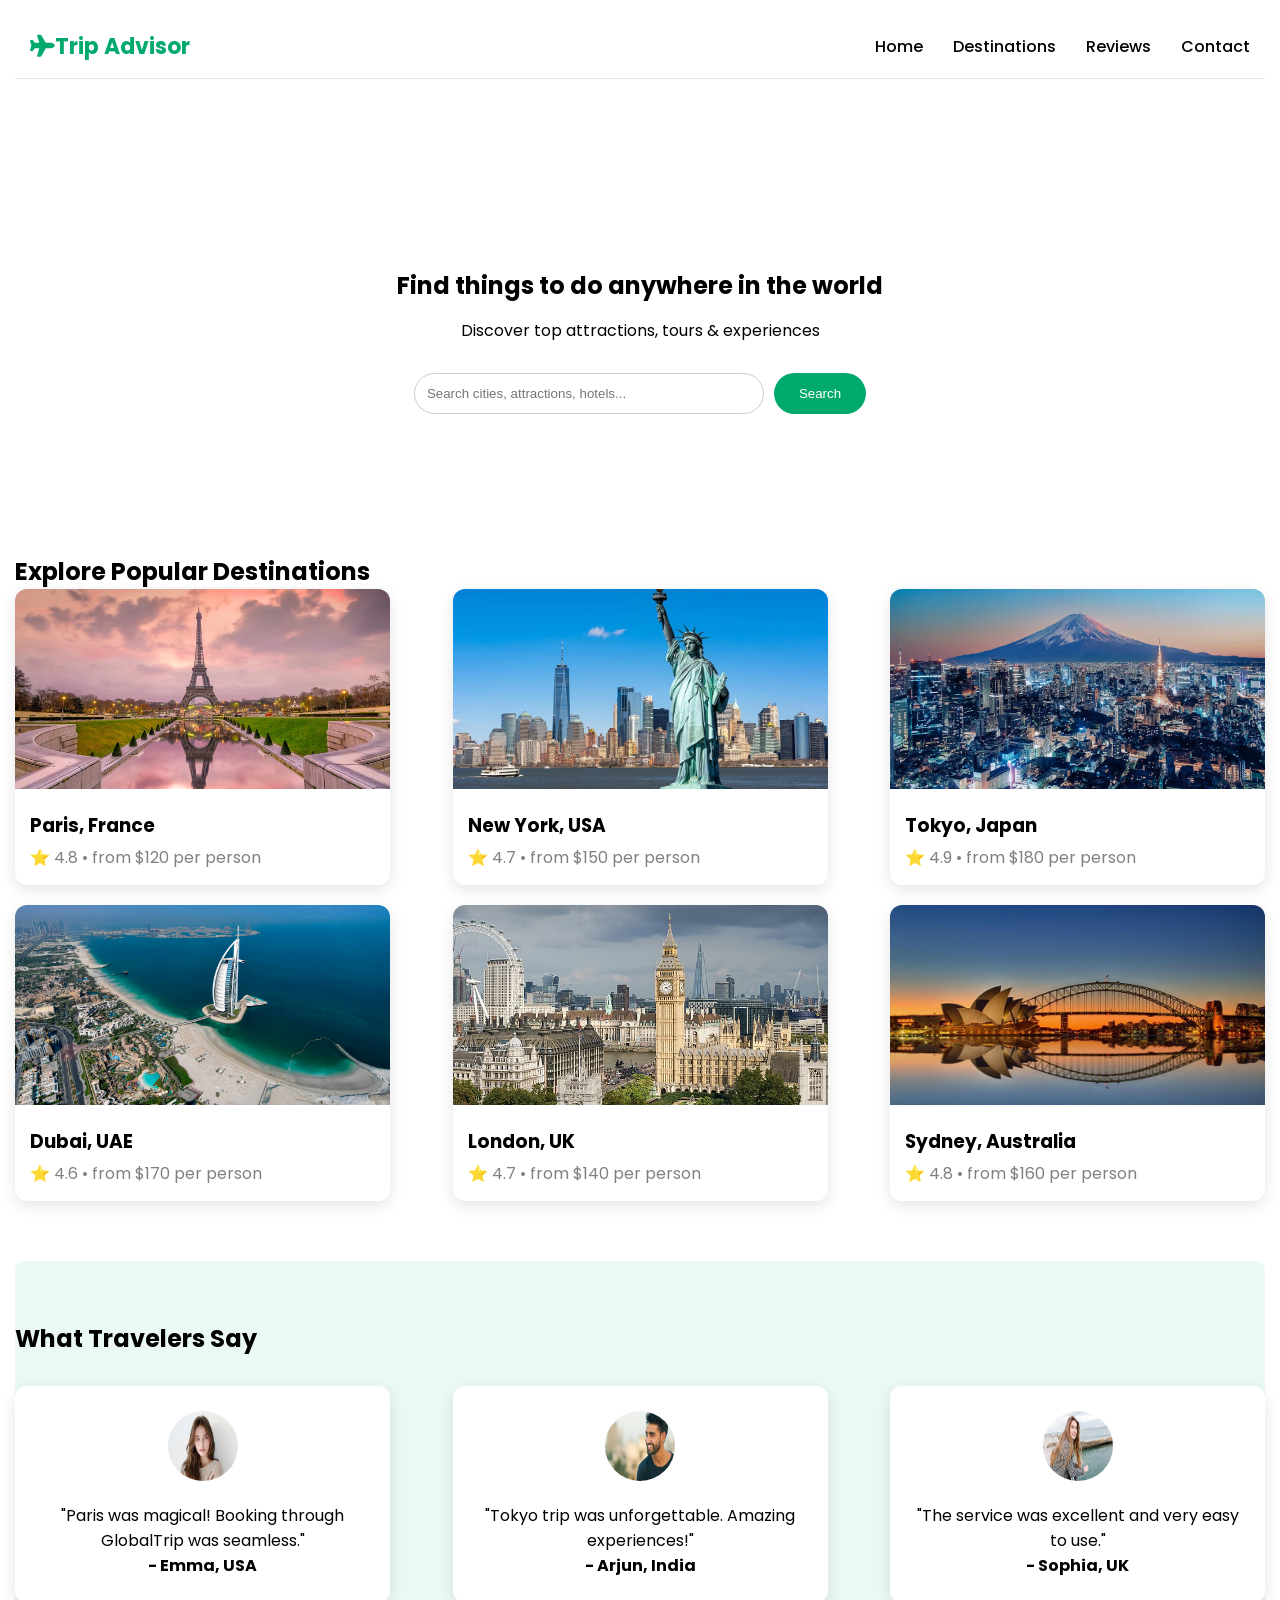
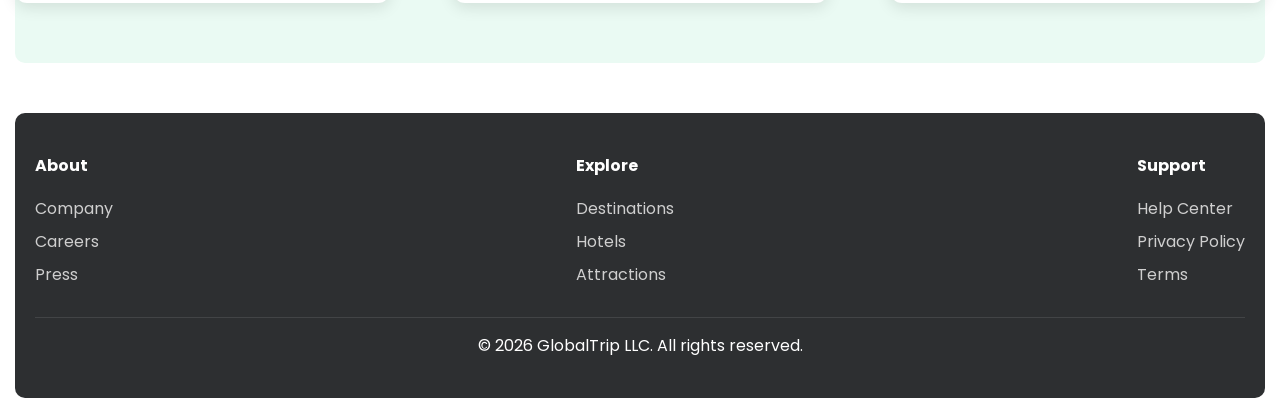
<file: index.html>
<!DOCTYPE html>
<html lang="en">
<head>
  <meta charset="UTF-8">
  <meta name="viewport" content="width=device-width, initial-scale=1.0">
  <title>Trip Advisor</title>
  <link href="https://fonts.googleapis.com/css2?family=Poppins:wght@300;400;500;600;700&display=swap" rel="stylesheet">
   <link rel="stylesheet" href="https://cdnjs.cloudflare.com/ajax/libs/font-awesome/6.5.1/css/all.min.css">
  <link rel="stylesheet" href="style.css">
</head>
<body>

<nav class="navbar">
  <div class="navbar__logo">
    <i class="fa-solid fa-plane"></i>Trip Advisor
</div>
  <ul class="navbar__menu">
    <li><a href="index.html">Home</a></li>
    <li><a href="#destinations">Destinations</a></li>
    <li><a href="#reviews">Reviews</a></li>
    <li><a href="contact.html">Contact</a></li>
  </ul>
</nav>
<section class="offer-banner">
 <p>🎉 Limited Time Offer! Contact us to get exclusive discounts coming soon.</p>
 </section>

<section class="search-section">
  <h1>Find things to do anywhere in the world</h1>
  <p>Discover top attractions, tours & experiences</p>
  <div class="search-bar">
    <input type="text" placeholder="Search cities, attractions, hotels...">
    <button>Search</button>
  </div>
</section>
<section id="destinations" class="destinations">
  <h2>Explore Popular Destinations</h2>
  <div class="destination-grid">

    <div class="destination-card">
      <img src="images/paris.jpg" alt="">
      <h3>Paris, France</h3>
      <p>⭐ 4.8 • from $120 per person</p>
    </div>

    <div class="destination-card">
      <img src="images/usa.jpg" alt="">
      <h3>New York, USA</h3>
      <p>⭐ 4.7 • from $150 per person</p>
    </div>

    <div class="destination-card">
      <img src="images/tokyo.avif" alt="">
      <h3>Tokyo, Japan</h3>
      <p>⭐ 4.9 • from $180 per person</p>
    </div>
    <div class="destination-card">
  <img src="images/dubai.jpg" alt="">
  <h3>Dubai, UAE</h3>
  <p>⭐ 4.6 • from $170 per person</p>
</div>

<div class="destination-card">
  <img src="images/london.jpg" alt="">
  <h3>London, UK</h3>
  <p>⭐ 4.7 • from $140 per person</p>
</div>

<div class="destination-card">
  <img src="images/sydney.jpg" alt="">
  <h3>Sydney, Australia</h3>
  <p>⭐ 4.8 • from $160 per person</p>
</div>

  </div>
</section>

<section id="reviews" class="reviews">
  <h2>What Travelers Say</h2>

  <div class="review-container">

    <div class="review-card">
      <img src="images/emma.jpeg" alt="">
      <p>"Paris was magical! Booking through GlobalTrip was seamless."</p>
      <h4>- Emma, USA</h4>
    </div>

    <div class="review-card">
      <img src="images/arjun.jpeg" alt="">
      <p>"Tokyo trip was unforgettable. Amazing experiences!"</p>
      <h4>- Arjun, India</h4>
    </div>

    <div class="review-card">
      <img src="images/sophia.avif" alt="">
      <p>"The service was excellent and very easy to use."</p>
      <h4>- Sophia, UK</h4>
    </div>

  </div>
</section>

<footer class="footer">
  <div class="footer-container">

    <div class="footer-column">
      <h4>About</h4>
      <p>Company</p>
      <p>Careers</p>
      <p>Press</p>
    </div>

    <div class="footer-column">
      <h4>Explore</h4>
      <p>Destinations</p>
      <p>Hotels</p>
      <p>Attractions</p>
    </div>

    <div class="footer-column">
      <h4>Support</h4>
      <p>Help Center</p>
      <p>Privacy Policy</p>
      <p>Terms</p>
    </div>

  </div>

  <p class="copyright">
    © 2026 GlobalTrip LLC. All rights reserved.
  </p>
</footer>

</body>
</html>
</file>
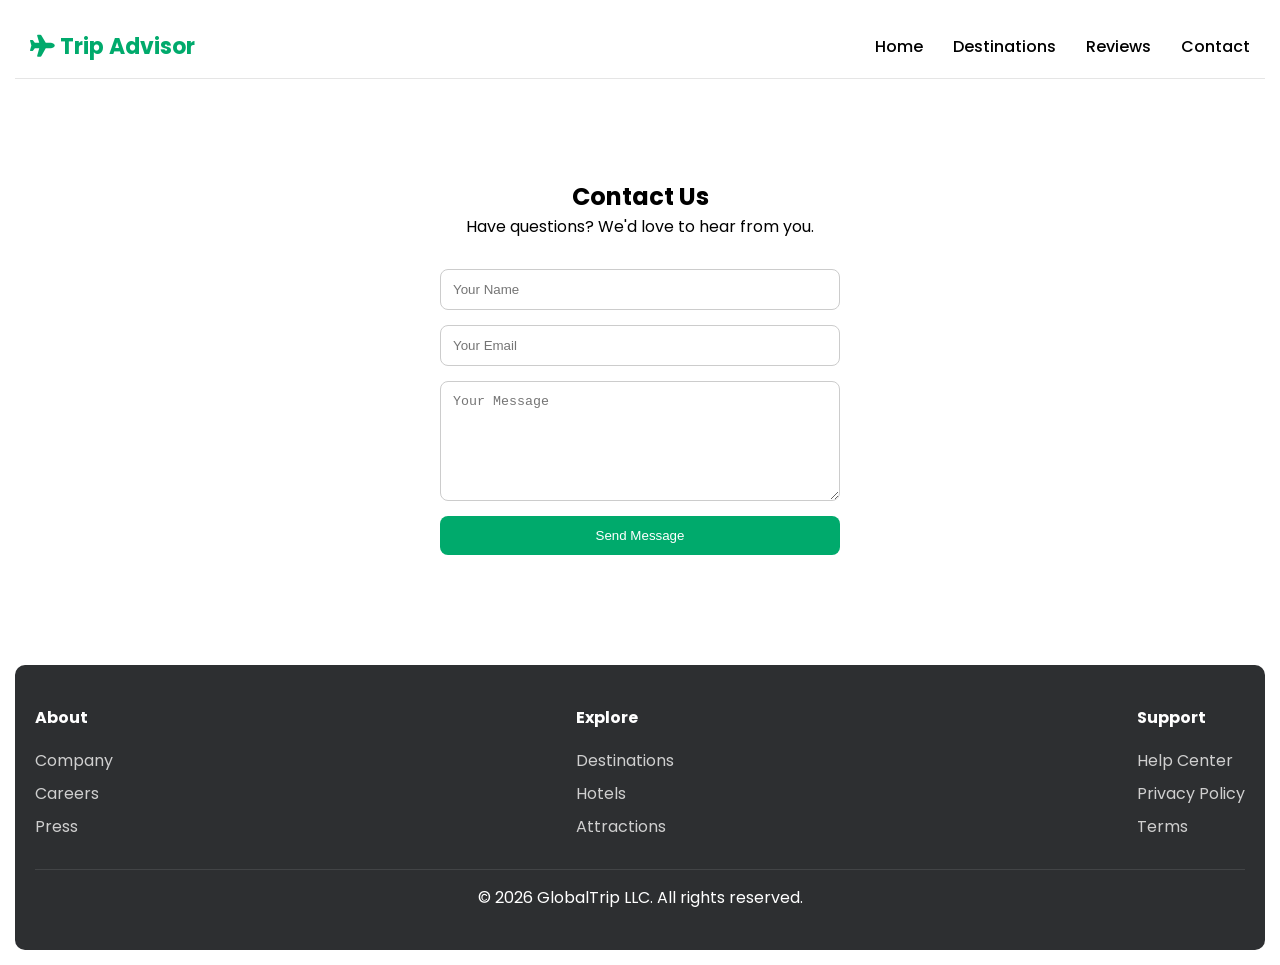
<file: contact.html>
<!DOCTYPE html>
<html lang="en">
<head>
  <meta charset="UTF-8">
  <meta name="viewport" content="width=device-width, initial-scale=1.0">
  <title>Contact - Trip Advisor</title>
   <link href="https://fonts.googleapis.com/css2?family=Poppins:wght@300;400;500;600;700&display=swap" rel="stylesheet">
   <link rel="stylesheet" href="https://cdnjs.cloudflare.com/ajax/libs/font-awesome/6.5.1/css/all.min.css">
  <link rel="stylesheet" href="style.css">
</head>
<body>

<nav class="navbar">
  <div class="navbar__logo">
    <i class="fa-solid fa-plane"></i> Trip Advisor
</div>
  <ul class="navbar__menu">
    <li><a href="index.html">Home</a></li>
    <li><a href="index.html#destinations">Destinations</a></li>
    <li><a href="index.html#reviews">Reviews</a></li>
    <li><a href="contact.html">Contact</a></li>
  </ul>
</nav>

<section class="contact">
  <h2>Contact Us</h2>
  <p>Have questions? We'd love to hear from you.</p>

  <form class="contact-form">
    <input type="text" placeholder="Your Name" required>
    <input type="email" placeholder="Your Email" required>
    <textarea placeholder="Your Message" required></textarea>
    <button type="submit">Send Message</button>
  </form>
</section>

<footer class="footer">
  <div class="footer-container">

    <div class="footer-column">
      <h4>About</h4>
      <p>Company</p>
      <p>Careers</p>
      <p>Press</p>
    </div>

    <div class="footer-column">
      <h4>Explore</h4>
      <p>Destinations</p>
      <p>Hotels</p>
      <p>Attractions</p>
    </div>

    <div class="footer-column">
      <h4>Support</h4>
      <p>Help Center</p>
      <p>Privacy Policy</p>
      <p>Terms</p>
    </div>

  </div>

  <p class="copyright">
    © 2026 GlobalTrip LLC. All rights reserved.
  </p>
</footer>

</body>
</html>
</file>
<file: style.css>
*{
    margin: 0;
    padding: 0;
    box-sizing: border-box;
}

body{
    font-family: 'Poppins', sans-serif;
    padding: 15px;
}

/* NAVBAR */
.navbar{
    padding: 15px;
    display: flex;
    justify-content: space-between;
    align-items: center;
    position: sticky;
    top: 0;
    background-color: white;
    z-index: 1000;
    border-bottom: solid #e5e5e5 1px;
}

.navbar__logo{
    font-size: 22px;
    font-weight: bold;
    color: #00aa6c;
}

.navbar__menu{
    display: flex;
    gap: 30px;
    list-style: none;
}

.navbar__menu a{
    text-decoration: none;
    color: black;
    font-weight: 500;
}

/* SEARCH SECTION */
.search-section{
    text-align: center;
    padding: 80px 10px;
    background-color: white;
    margin-top: 20px;
    border-radius: 10px;
}
.search-section h1{
    margin-bottom: 15px;
}

.search-section p{
    margin-bottom: 25px;
}
.search-bar{
    margin-top: 30px;
    display: flex;
    justify-content: center;
    gap: 10px;
}

.search-bar input{
    padding: 12px;
    width: 350px;
    border-radius: 30px;
    border: solid #ccc 1px;
}

.search-bar input:focus{
    outline: none;
}

.search-bar button{
    padding: 12px 25px;
    border-radius: 30px;
    border: none;
    background-color: #00aa6c;
    color: white;
    cursor: pointer;
}

/* DESTINATIONS */
.destinations{
    padding: 20px 0;
    margin-top: 40px;
}

.destination-grid{
    display: flex;
    justify-content: space-between;
    gap: 20px;
    flex-wrap: wrap;
}

.destination-card{
    flex-basis: 30%;
    background-color: white;
    border-radius: 12px;
    overflow: hidden;
    box-shadow: 0 5px 15px rgba(0,0,0,0.1);
    transition: 0.3s;
}

.destination-card:hover{
    transform: translateY(-5px);
}

.destination-card img{
    width: 100%;
    height: 200px;
    object-fit: cover;
}

.destination-card h3{
    padding: 15px 15px 5px 15px;
}

.destination-card p{
    padding: 0 15px 15px 15px;
    color: gray;
}

/* REVIEWS */
.reviews{
    padding: 60px 0;
    margin-top: 40px;
    background-color: #eafaf3;
    border-radius: 10px;
}

.review-container{
    display: flex;
    justify-content: space-between;
    gap: 20px;
    flex-wrap: wrap;
    margin-top: 30px;
}

.review-card{
    flex-basis: 30%;
    background-color: white;
    padding: 25px;
    border-radius: 12px;
    text-align: center;
    box-shadow: 0 5px 15px rgba(0,0,0,0.1);
}

.review-card img{
    width: 70px;
    height: 70px;
    border-radius: 50%;
    margin-bottom: 15px;
}

/* CONTACT */
.contact{
    padding: 60px 0;
    margin-top: 40px;
    background-color: white;
    border-radius: 10px;
    text-align: center;
}

.contact-form{
    margin-top: 30px;
    display: flex;
    flex-direction: column;
    gap: 15px;
    max-width: 400px;
    margin-left: auto;
    margin-right: auto;
}

.contact-form input,
.contact-form textarea{
    padding: 12px;
    border-radius: 8px;
    border: solid #ccc 1px;
}

.contact-form textarea{
    height: 120px;
}

.contact-form button{
    padding: 12px;
    border-radius: 8px;
    border: none;
    background-color: #00aa6c;
    color: white;
    cursor: pointer;
}

/* FOOTER */
.footer{
    margin-top: 50px;
    padding: 40px 20px;
    background-color: #2d2f31;
    color: white;
    border-radius: 10px;
}

.footer-container{
    display: flex;
    justify-content: space-between;
    flex-wrap: wrap;
}

.footer-column{
    display: flex;
    flex-direction: column;
    gap: 8px;
}

.footer-column h4{
    margin-bottom: 10px;
}

.footer-column p{
    color: #cfcfcf;
    cursor: pointer;
}

.copyright{
    margin-top: 30px;
    text-align: center;
    border-top: solid rgba(255,255,255,0.1) 1px;
    padding-top: 15px;
}
.offer-banner{
    background-color: #00aa6c;
    color: white;
    padding: 12px 25px;
    border-radius: 30px;
    font-weight: 600;
    display: inline-block;
    margin: 20px auto;
    box-shadow: 0 8px 20px rgba(0,0,0,0.15);
    animation: popIn 0.6s ease;
}

.offer-banner{
    background-color: #00aa6c;
    color: white;
    padding: 12px 25px;
    border-radius: 30px;
    font-weight: 600;
    display: inline-block;
    margin: 20px auto;
    text-align: center;
    width: fit-content;
    opacity: 0;
    animation: popin 1s ease forwards, hidebanner 3s 0.6s forwards;
}

.offer-banner{
    text-align: center;
}

.offer-banner{
    width: fit-content;
}

@keyframes popin{
    from{
        transform: scale(0.8);
        opacity: 0;
    }
    to{
        transform: scale(1);
        opacity: 1;
    }
}
/* Slide Down Animation */
@keyframes slideDown{
    from{
        top: -100px;
        opacity: 0;
    }
    to{
        top: 20px;
        opacity: 1;
    }
}

/* Auto Hide After Few Seconds */
@keyframes hidebanner{
    0% {opacity: 1;}
    80% {opacity: 1;}
    100%{opacity: 0;}
}/* RESPONSIVE */
@media screen and (max-width: 800px){

    body{
        font-size: 12px;
    }

    .destination-card{
        flex-basis: 45%;
    }

    .review-card{
        flex-basis: 45%;
    }

    .navbar__menu{
        display: none;
    }

}

@media screen and (max-width: 500px){

    .destination-card,
    .review-card{
        flex-basis: 100%;
    }

    .search-bar{
        flex-direction: column;
    }

    .search-bar input{
        width: 100%;
    }

}
</file>
